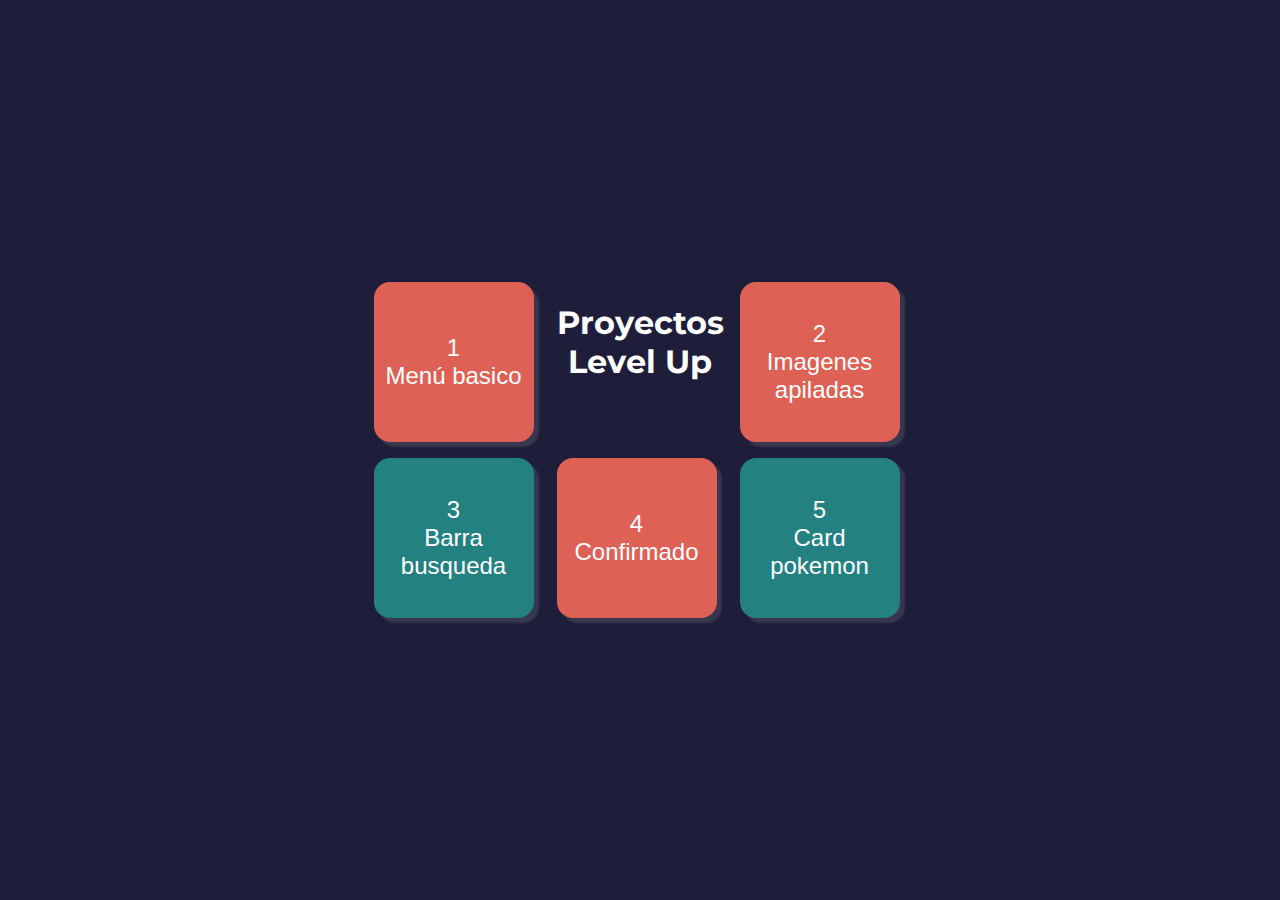
<file: index.html>
<!DOCTYPE html>
<html lang="en">
  <head>
    <meta charset="UTF-8" />
    <meta name="viewport" content="width=device-width, initial-scale=1.0" />
    <link rel="preconnect" href="https://fonts.googleapis.com" />
    <link rel="preconnect" href="https://fonts.gstatic.com" crossorigin />
    <link
      href="https://fonts.googleapis.com/css2?family=Montserrat:wght@400;700&display=swap"
      rel="stylesheet"
    />
    <link rel="stylesheet" href="style.css" />
    <title>Proyectos</title>
  </head>
  <body>
    <section class="contenedor">
      <div class="parent">
        <button class="div1" id="btn_proyecto1">1<br />Menú basico</button>
        <div class="div2">
          <h1>Proyectos <br />Level Up</h1>
        </div>
        <button class="div3" id="btn_proyecto2">
          2 <br />Imagenes apiladas
        </button>
        <button class="div4" id="btn_proyecto3">3 <br />Barra busqueda</button>
        <button class="div5" id="btn_proyecto4">4 <br />Confirmado</button>
        <button class="div6" id="btn_proyecto5">5 <br />Card pokemon</button>
      </div>
      <div id="miModal" class="modal">
        <div class="modal-contenido">
          <span id="cerrarModal" class="cerrar">&times;</span>
          <h2 id="modaltitle">¡Hola! Soy una ventana modal</h2>
          <iframe frameborder="0" id="iframe"></iframe>
        </div>
      </div>
    </section>
    <script src="script.js"></script>
  </body>
</html>
</file>
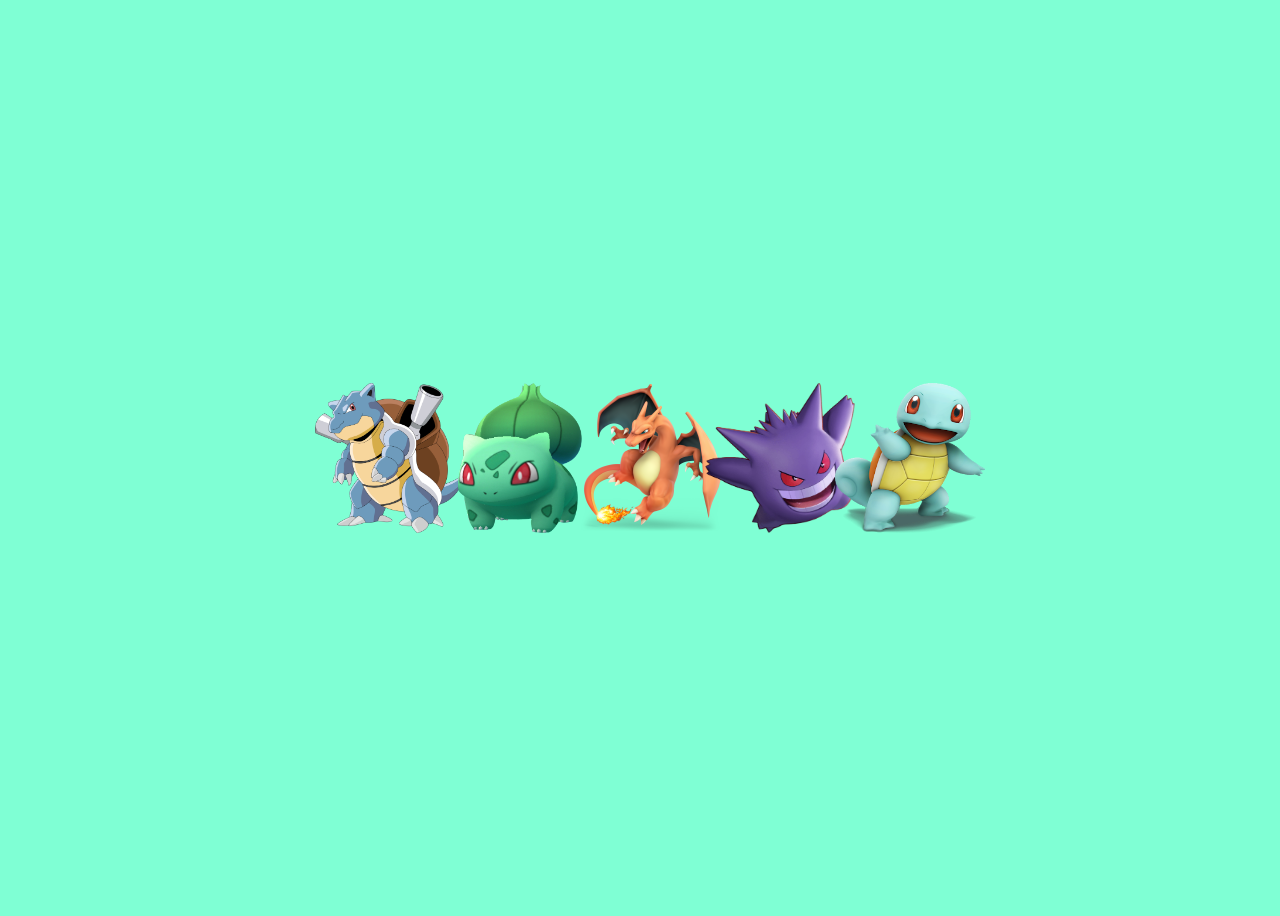
<file: p2/index.html>
<!DOCTYPE html>
<html lang="es">
  <head>
    <meta charset="UTF-8" />
    <meta http-equiv="X-UA-Compatible" content="IE=edge" />
    <meta name="viewport" content="width=device-width, initial-scale=1.0" />
    <title>Imagenes apiladas</title>
    <link rel="stylesheet" href="style.css" />
  </head>
  <body>
    <div class="imagenes-container">
      <div class="imagen">
        <img src="img/blastoise.png" alt="blastoise" />
        <span class="nombre">
          <span class="text">blastoise</span>
        </span>
      </div>
      <div class="imagen">
        <img src="img/bulbasaur.png" alt="bulbasaur" />
        <span class="nombre">
          <span class="text">bulbasaur</span>
        </span>
      </div>
      <div class="imagen">
        <img src="img/charizard.png" alt="charizard" />
        <span class="nombre">
          <span class="text">charizard pokemon</span>
        </span>
      </div>
      <div class="imagen">
        <img src="img/gengar.png" alt="gengar" />
        <span class="nombre">
          <span class="text">gengar</span>
        </span>
      </div>
      <div class="imagen">
        <img src="img/squirtle.png" alt="squirtle" />
        <span class="nombre">
          <span class="text">squirtle</span>
        </span>
      </div>
    </div>
  </body>
</html>
</file>
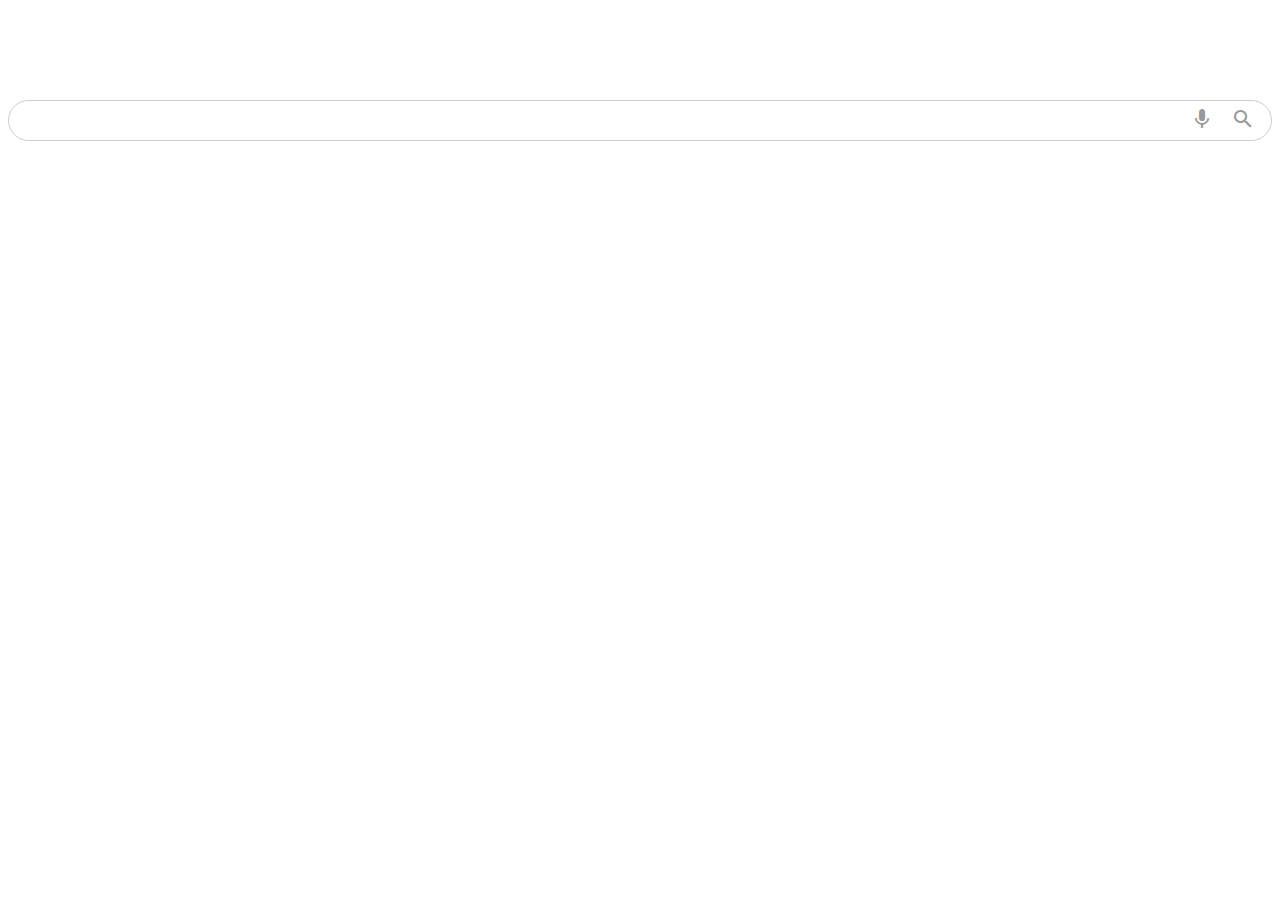
<file: p3/index.html>
<!DOCTYPE html>
<html lang="es">
  <head>
    <meta charset="UTF-8" />
    <meta http-equiv="X-UA-Compatible" content="IE=edge" />
    <meta name="viewport" content="width=device-width, initial-scale=1.0" />
    <title>Barra navegacion</title>
    <link rel="stylesheet" href="style.css" />
    <link
      href="https://fonts.googleapis.com/icon?family=Material+Icons"
      rel="stylesheet"
    />
    <link rel="shortcut icon" href="charizard.png" type="image/x-icon" />
  </head>
  <body>
    <div class="search-bar">
      <input type="text" />
      <div class="actions">
        <button><span class="material-icons">mic</span></button>
        <button><span class="material-icons">search</span></button>
      </div>
    </div>
  </body>
</html>
</file>
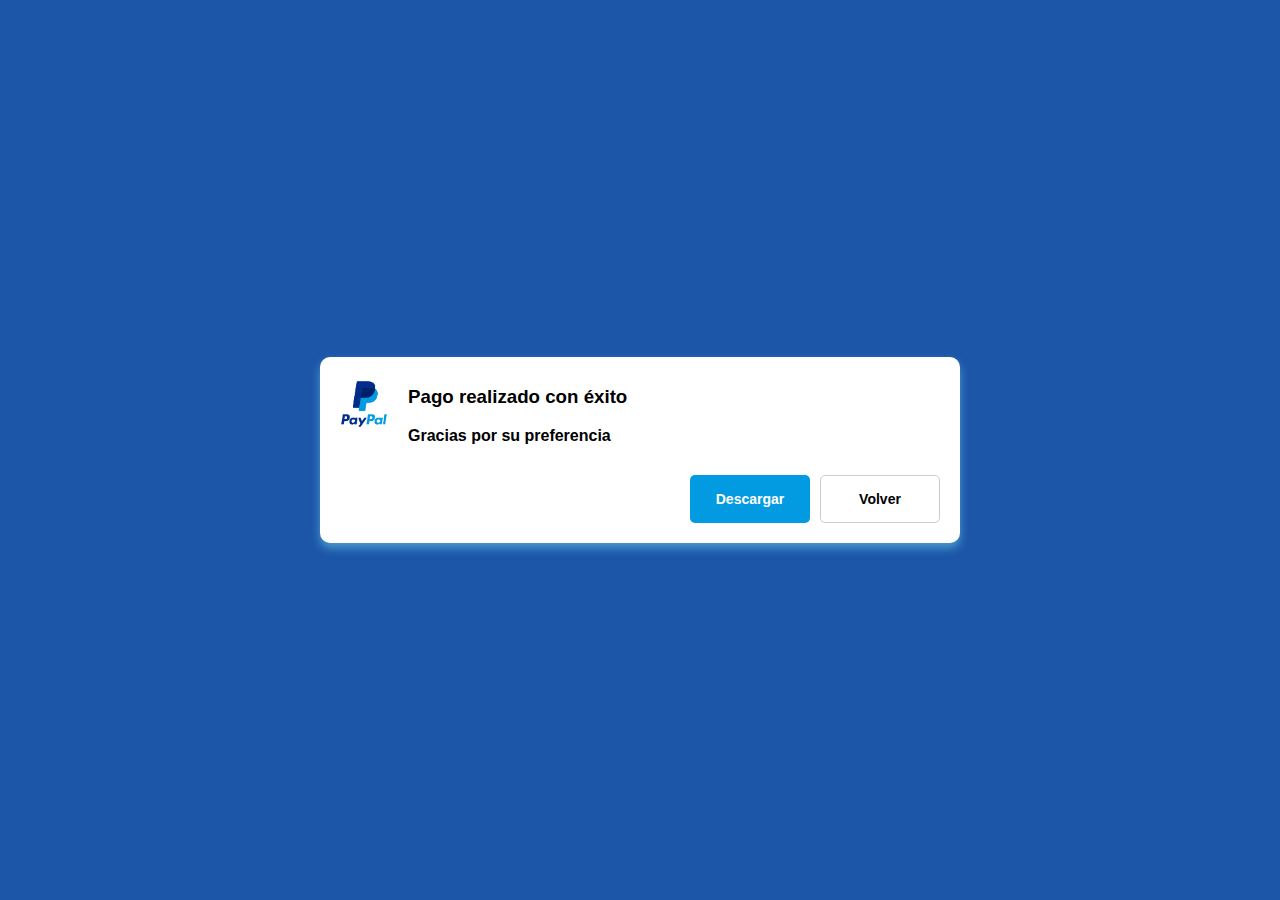
<file: p4/index.html>
<!DOCTYPE html>
<html lang="es">
  <head>
    <meta charset="UTF-8" />
    <meta http-equiv="X-UA-Compatible" content="IE=edge" />
    <meta name="viewport" content="width=device-width, initial-scale=1.0" />
    <title>Confirmado proyecto</title>
    <link rel="stylesheet" href="style.css" />
  </head>
  <body>
    <div class="contenedor">
      <div class="sub-contenedor">
        <div class="contenido">
          <div class="icon">
            <img src="paypal_logo.png" alt="paypal" width="48" />
          </div>
          <div class="mensaje">
            <div class="title">
              <h3>Pago realizado con éxito</h3>
              <div class="text">Gracias por su preferencia</div>
            </div>
          </div>
        </div>
        <div class="actions">
          <button class="btn-descargar">Descargar</button>
          <button class="btn-volver">Volver</button>
        </div>
      </div>
    </div>
  </body>
</html>
</file>
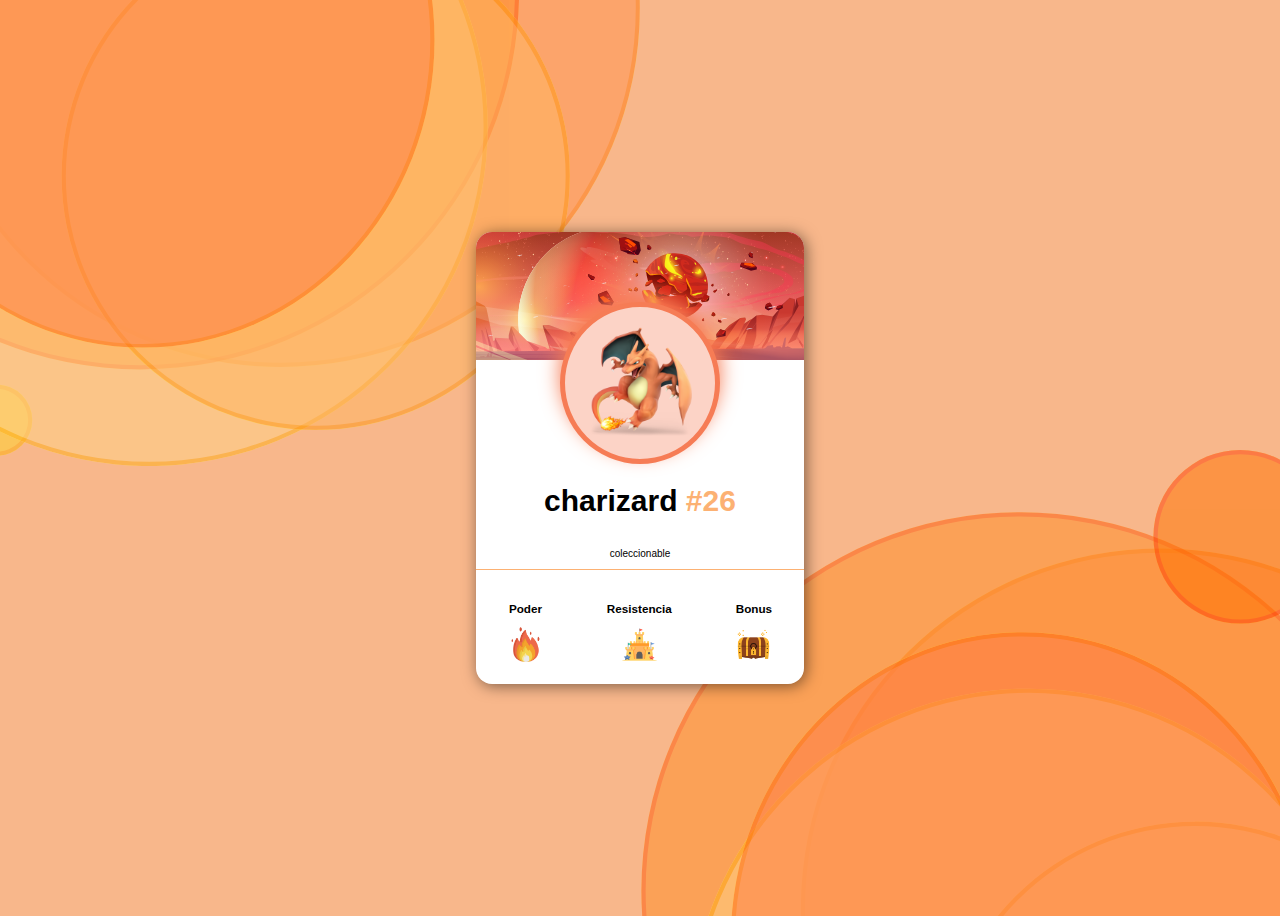
<file: p5/index.html>
<!DOCTYPE html>
<html lang="es">
  <head>
    <meta charset="UTF-8" />
    <meta http-equiv="X-UA-Compatible" content="IE=edge" />
    <meta name="viewport" content="width=device-width, initial-scale=1.0" />
    <title>Card pokemon</title>
    <link rel="stylesheet" href="css/style.css" />
    <link rel="shortcut icon" href="/img/charizard.png" type="image/x-icon" />
  </head>
  <body>
    <main class="container">
      <article class="card">
        <img
          src="./img/fondoencabezado.svg"
          alt="fondocard"
          class="card-header"
        />
        <div class="card-body">
          <div class="card-body-contentimg">
            <img
              src="./img/charizard.png"
              alt="charizard"
              class="card-body-contentimg-img"
              width="150"
            />
          </div>
          <h1 class="card-body-title">
            charizard
            <span>#26</span>
          </h1>
          <p class="card-body-text">coleccionable</p>
        </div>
        <div class="card-footer">
          <div class="card-footer-poder">
            <h3>Poder</h3>
            <img src="./img/fuego.png" alt="fuego" width="35" />
          </div>
          <div class="card-footer-poder">
            <h3>Resistencia</h3>
            <img src="./img/castillo.png" alt="fuego" width="35" />
          </div>
          <div class="card-footer-poder">
            <h3>Bonus</h3>
            <img src="./img/cofre.png" alt="fuego" width="35" />
          </div>
        </div>
      </article>
    </main>
  </body>
</html>
</file>
<file: style.css>
html {
  font-family: "Montserrat", sans-serif;
}
body {
  margin: 0;
}
/*
.container {
  padding: 50px 0;
  width: 400px;
  margin: 0 auto; /*CENTRAR HORIZONTALMENTE
  background-color: aqua;
}*/

.contenedor {
  background-color: #1e1e3a;
  display: flex;
  justify-content: center; /* Centrar horizontalmente */
  align-items: center; /* Centrar verticalmente */
  height: 100vh; /* Opcional: ajustar la altura del contenedor según la ventana gráfica */
}

.parent {
  display: grid;
  grid-template-columns: repeat(3, 1fr);
  grid-template-rows: repeat(2, 1fr);
  grid-column-gap: 1rem;
  grid-row-gap: 1rem;
  padding: 1rem 0;
}

.div1 {
  grid-area: 1 / 1 / 2 / 2;
  background-color: #dd6155;
}
.div2 {
  grid-area: 1 / 2 / 2 / 3;
  text-align: center;
}
.div3 {
  grid-area: 1 / 3 / 2 / 4;

  background-color: #dd6155;
}
.div4 {
  grid-area: 2 / 1 / 3 / 2;
  background-color: #238181;
}
.div5 {
  grid-area: 2 / 2 / 3 / 3;
  background-color: #dd6155;
}
.div6 {
  grid-area: 2 / 3 / 3 / 4;
  background-color: #238181;
}

.parent button {
  width: 10rem;
  height: 10rem;
  border: none;
  border-radius: 1rem;
  color: white;
  font-size: 1.5rem;
  box-shadow: #37374f 5px 5px 2px;
  text-align: center;
}

.parent button:hover {
  cursor: pointer;
  background-color: #4444a7;
  border: 1px solid white;
  box-shadow: white 5px 5px 2px;
}
.parent h1 {
  color: white;
  text-align: center;
  font-size: 2rem;
}

.modal {
  display: none;
  position: fixed;
  top: 0;
  left: 0;
  width: 100%;
  height: 100%;
  background-color: rgba(0, 0, 0, 0.7);
  align-items: center;
  justify-content: center;
  z-index: 1;
}

.modal-contenido {
  background-color: none;
  color: white;
  padding: 20px;
  border-radius: 5px;
  box-shadow: 0px 0px 10px rgba(0, 0, 0, 0.5);
  text-align: center;
}

.cerrar {
  position: absolute;
  top: 20px;
  right: 100px;
  font-size: 2rem;
  cursor: pointer;
  color: white;
}

.cerrar:hover {
  color: red;
}

#iframe {
  width: 80%;
  height: 80vh;
  border-radius: 1rem;
}
</file>
<file: p2/style.css>
body {
  font-family: sans-serif;
  background-color: aquamarine;
}
.imagenes-container {
  display: flex;
  justify-content: center;
  align-items: center;
  height: 100vh;
}
.imagenes-container .imagen {
  position: relative;
  margin-right: -20px;
  display: inline-flex;
  flex-direction: column;
}
.imagenes-container .imagen img {
  width: 150px;
  height: 150px;
  transition: transform 0.32s ease-in-out;
}

.imagenes-container .imagen .nombre {
  position: absolute;
  background-color: black;
  border-radius: 5px;
  color: white;
  display: none;
  min-width: 100px;
  width: 150px;
  top: -70px;

  padding: 10px 15px;
}
.imagenes-container .imagen .nombre .text {
  display: inline-block;
  text-overflow: ellipsis;
  overflow: hidden;
  white-space: nowrap;
  margin: 0 auto;
  width: 150px;
  text-align: center;
  box-sizing: border-box;
}
.imagenes-container .imagen:hover .nombre {
  display: inline-block;
  transform: translateY(-20px);
}
.imagenes-container .imagen .nombre::before {
  content: "";
  position: absolute;
  width: 1px;
  height: 1px;
  left: 40%;
  bottom: -20px;
  border-top: 10px solid black;
  border-left: 10px solid transparent;
  border-right: 10px solid transparent;
  border-bottom: 10px solid transparent;
}
.imagenes-container .imagen:hover img {
  transform: translateY(-20px);
}
@media (max-width: 680px) {
  .imagenes-container {
    flex-direction: column;
    height: 180vh;
  }
}
</file>
<file: p3/style.css>
.material-icons {
  font-family: "Material Icons";
  font-weight: normal;
  font-style: normal;
  font-size: 24px;
  display: inline-block;
  line-height: 1;
  text-transform: none;
  letter-spacing: normal;
  word-wrap: normal;
  white-space: nowrap;
  direction: ltr;

  -webkit-font-smoothing: antialiased;
  text-rendering: optimizeLegibility;

  -moz-osx-font-smoothing: grayscale;

  font-feature-settings: "liga";
}
body {
  font-family: sans-serif;
  background-color: white;
}
.search-bar {
  border: solid 1px #ccc;
  border-radius: 30px;
  display: flex;
  flex-direction: row;
  align-items: center;
  padding: 5px 10px;
  margin: 100px auto;
}
.search-bar:focus-within {
  border: solid 1px #aaa;
  box-shadow: 0px 2px 5px rgba(35, 35, 36, 0.2);
}
.search-bar input {
  border: none;
  outline: none;
  pad: 10px;
  font-size: 18px;
  flex: auto;
}
.search-bar .actions {
  display: flex;
  gap: 5px;
}
.search-bar .actions button {
  border: none;
  outline: none;
  background: none;
  cursor: pointer;
  color: #999;
}
.search-bar .actions button:hover {
  color: #2979e2;
}
</file>
<file: p4/style.css>
body {
  font-family: Arial, Helvetica, sans-serif;
  padding: 0;
  margin: 0;
}
.contenedor {
  background-color: #1c56a8;
  display: flex;
  width: 100%;
  height: 100%;
  align-items: center;
  justify-content: center;
  position: absolute;
}
.contenedor .sub-contenedor {
  width: 600px;
  border-radius: 10px;
  background-color: white;
  padding: 10px 20px;
  box-shadow: 0px 5px 10px rgba(120, 228, 247, 0.5);
}
.contenedor .sub-contenedor .contenido {
  display: flex;
  gap: 10px;
  align-items: center;
  margin-bottom: 20px;
  flex: auto;
}
.contenedor .sub-contenedor .contenido .icon {
  margin-right: 10px;
}
.contenedor .sub-contenedor .contenido .mensaje .title {
  font-weight: bolder;
}
.contenedor .sub-contenedor .actions {
  padding: 10px 0;
  display: flex;
  justify-content: end;
  gap: 10px;
}
.contenedor .sub-contenedor .actions button {
  border: none;
  padding: 15px;
  min-width: 120px;
  border-radius: 5px;
  font-weight: bold;
  font-size: 14px;
  cursor: pointer;
}
.contenedor .sub-contenedor .actions .btn-descargar {
  background-color: #029be1;
  color: white;
}
.contenedor .sub-contenedor .actions .btn-descargar:hover {
  background-color: #0280de;
}
.contenedor .sub-contenedor .actions .btn-volver {
  background-color: white;
  border: solid 1px #ccc;
}
.contenedor .sub-contenedor .actions .btn-volver:hover {
  background-color: #eee;
}
@media (max-width: 600px) {
  .contenedor .sub-contenedor {
    width: 80%;
  }
  .contenedor .sub-contenedor .actions {
    flex-direction: column;
  }
}
</file>
<file: p5/css/style.css>
:root {
  --color1: #f8b78b;
  --color2: #fcb173;
}

html {
  box-sizing: border-box;
  font-size: 62.5%;
}

*,
*:before,
*:after {
  box-sizing: inherit;
}

body {
  font-family: sans-serif;
  background-color: var(--color1);
  background-image: url(../img/fondoTop.svg), url(../img/fondoBotton.svg);
  background-repeat: no-repeat, no-repeat;
  background-position: right 50vw bottom 50vh, left 50vw top 50vh;
}

.container {
  display: flex;
  justify-content: center;
  align-items: center;
  height: 100vh;
}

.card {
  background-color: white;
  width: 328px;
  border-radius: 16px;
  overflow: hidden;
  box-shadow: 2px 2px 15px rgba(0, 0, 0, 0.5);
}
.card-header {
  width: 100%;
  display: block;
}
.card-body {
  display: flex;
  flex-direction: column;
  align-items: center;
  border-bottom: 1px solid var(--color2);
}
.card-body-contentimg {
  border: 5px solid #f67c55;
  border-radius: 50%;
  background-color: #fcd3c6;
  box-shadow: 0px -10px 20px #f67c55;
  margin-top: -58px;
}
.card-body-contentimg-img {
  padding: 20px;
}
.card-body-title {
  margin-top: 2rem;
  font-size: 3rem;
}
.card-body-title span {
  color: var(--color2);
}
.card-footer {
  display: flex;
  justify-content: space-around;
}
.card-footer-poder {
  text-align: center;
  margin-bottom: 2rem;
  margin-top: 2rem;
}
</file>
